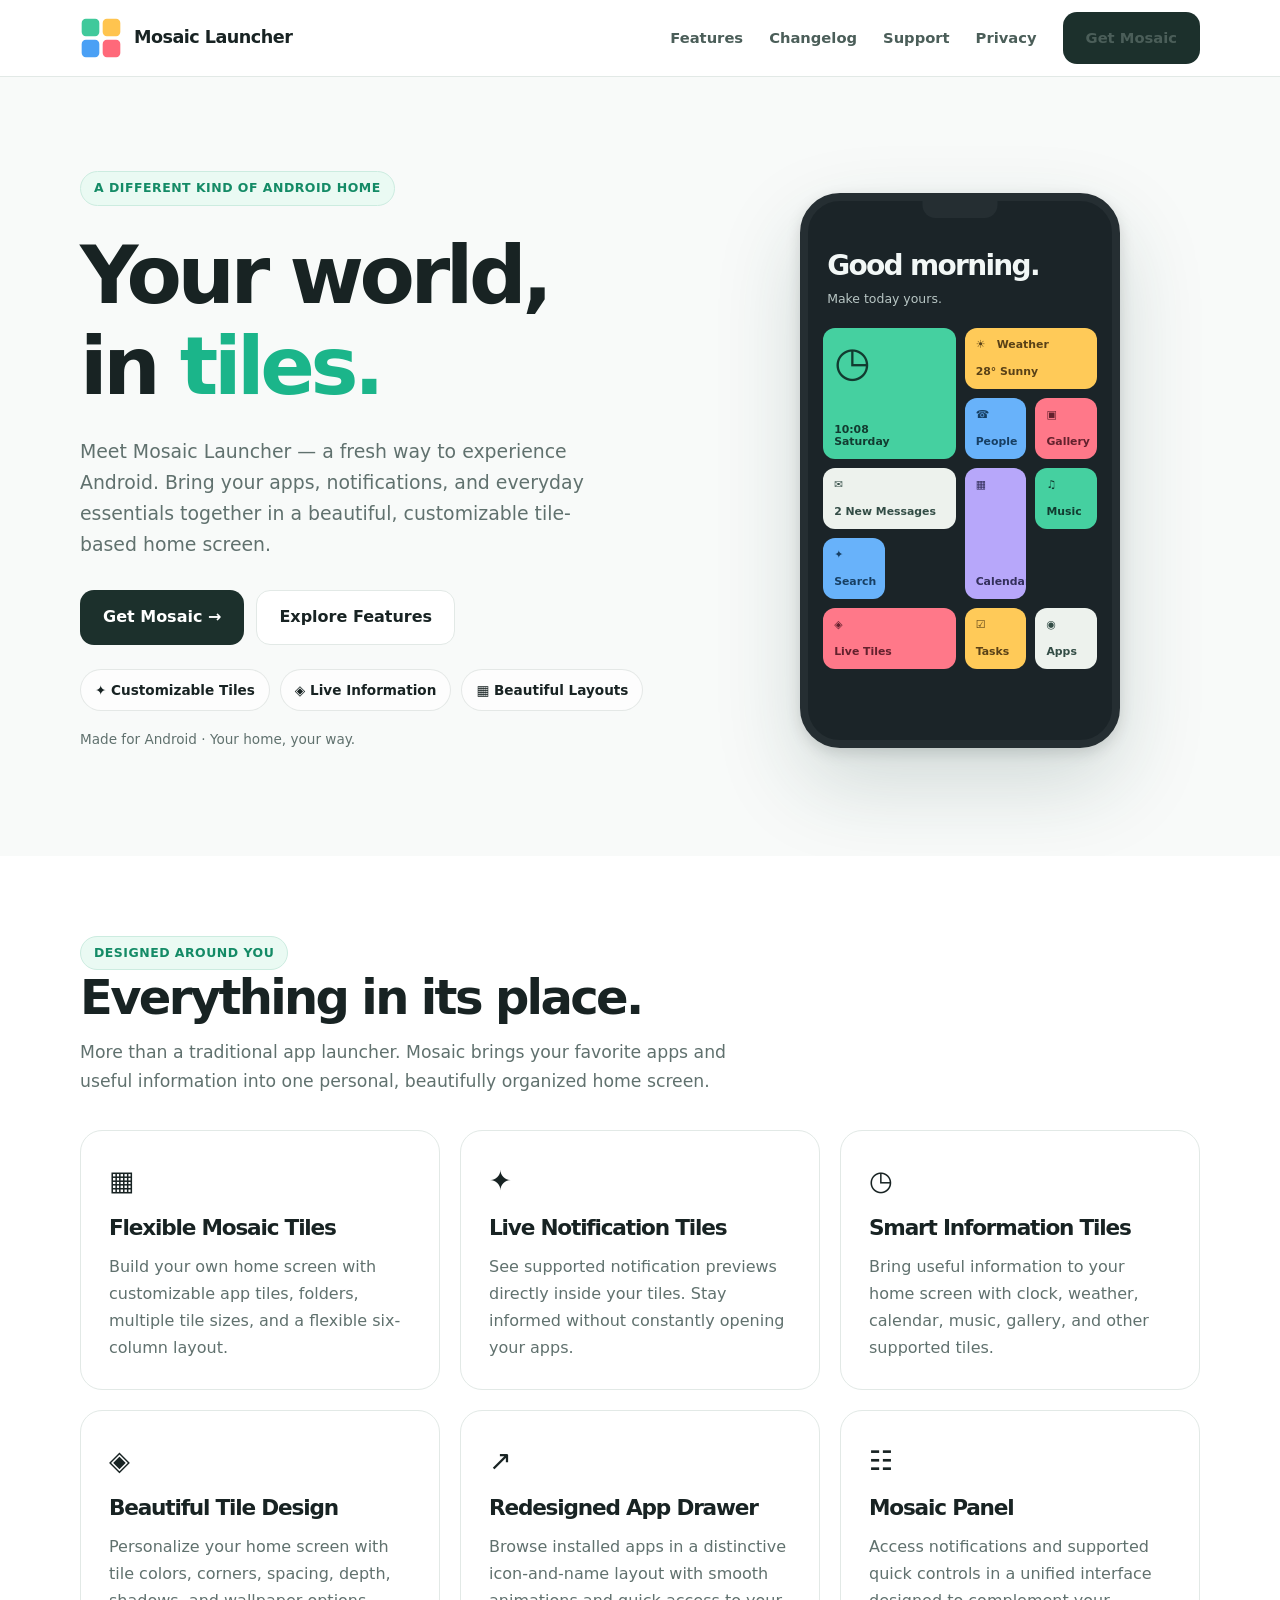
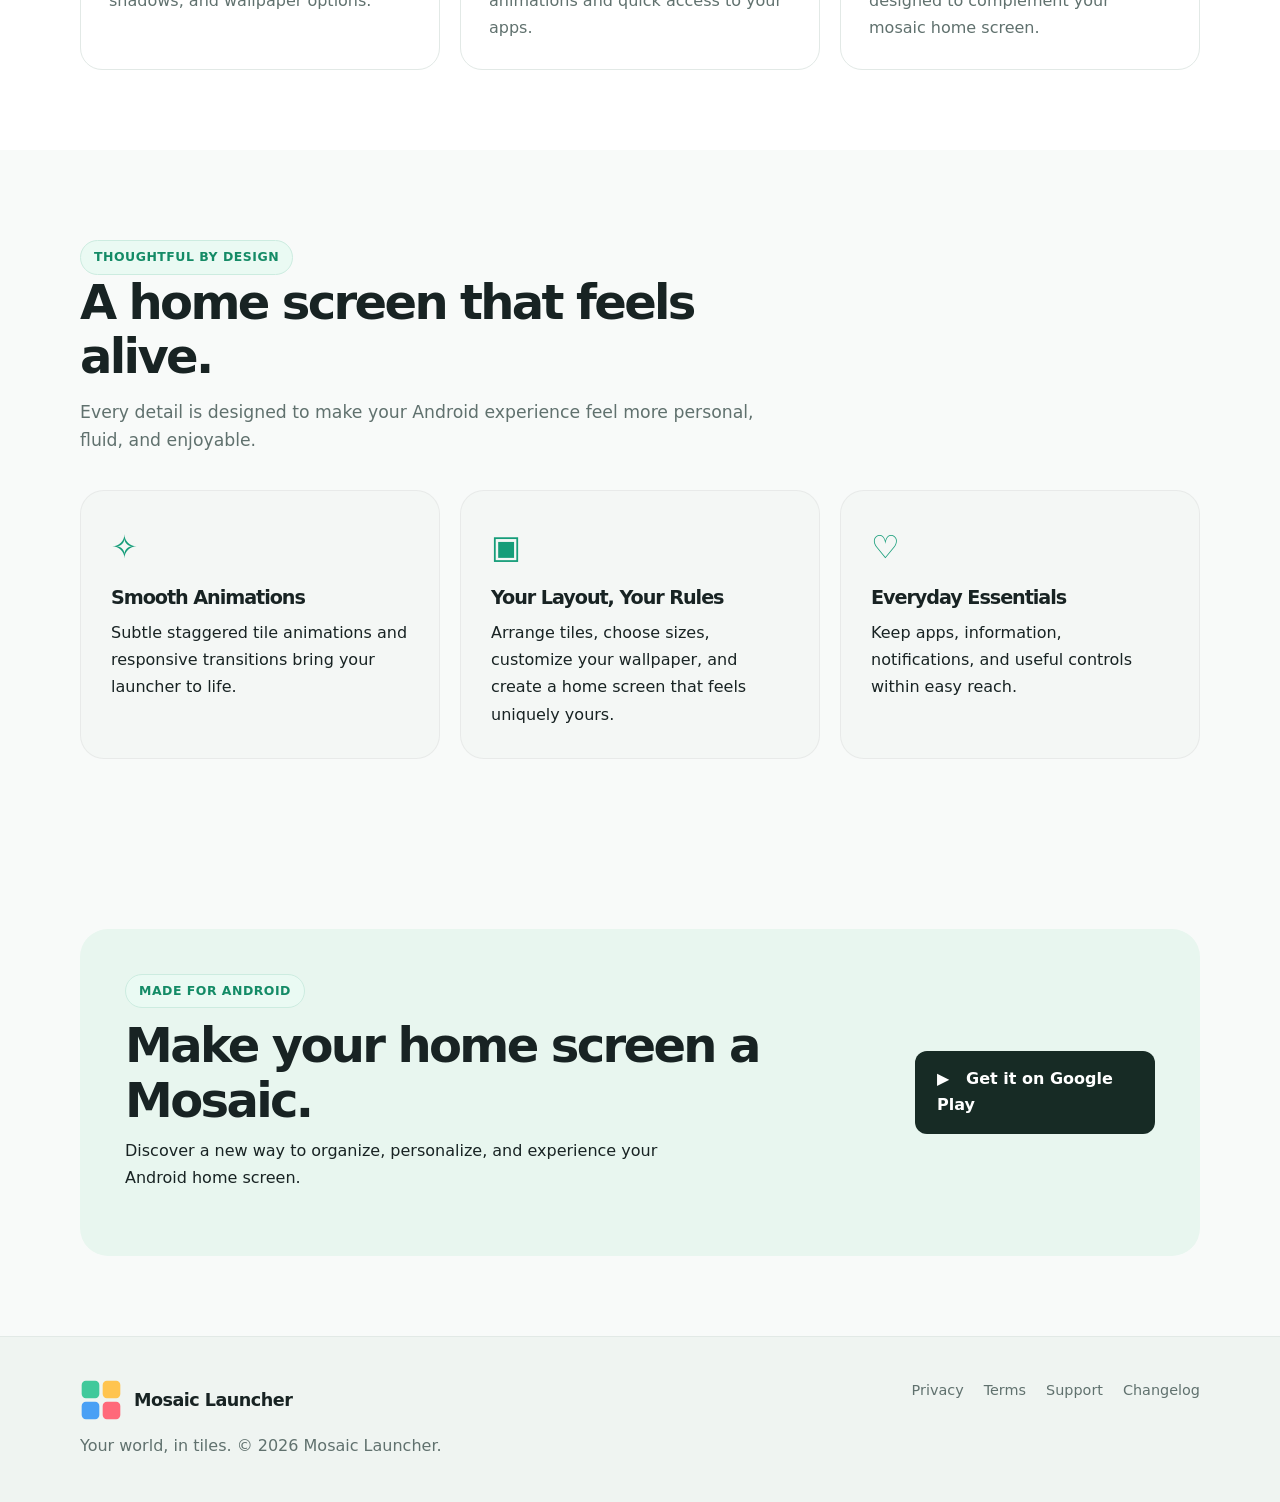
<file: index.html>
<!doctype html>
<html lang="en">
<head>
  <meta charset="utf-8">
  <meta name="viewport" content="width=device-width,initial-scale=1">
  <meta name="theme-color" content="#f8faf9">

  <meta name="description"
    content="Mosaic Launcher is a customizable tile-based Android launcher with live notification tiles, smart information, beautiful layouts, and smooth animations.">

  <meta property="og:title"
    content="Mosaic Launcher — Your world, in tiles">

  <meta property="og:description"
    content="Reimagine your Android home screen with customizable tiles, live information, and a beautiful mosaic design.">

  <meta property="og:type" content="website">

  <link rel="icon" href="favicon.svg" type="image/svg+xml">
  <link rel="stylesheet" href="css/style.css">

  <title>Mosaic Launcher — Your world, in tiles</title>

  <style>
    html {
      scroll-behavior: smooth;
    }

    .hero-copy .lead {
      max-width: 540px;
    }

    .hero-highlights {
      display: flex;
      flex-wrap: wrap;
      gap: 10px;
      margin-top: 24px;
    }

    .hero-highlights span {
      display: inline-flex;
      align-items: center;
      padding: 9px 14px;
      border: 1px solid rgba(100,120,110,.16);
      border-radius: 30px;
      background: rgba(255,255,255,.65);
      font-size: .85rem;
      font-weight: 600;
    }

    .feature .symbol {
      font-size: 1.7rem;
    }

    .section-intro {
      max-width: 700px;
    }

    .feature p {
      line-height: 1.7;
    }

    .experience-section {
      padding: 90px 0;
    }

    .experience-grid {
      display: grid;
      grid-template-columns: repeat(3,minmax(0,1fr));
      gap: 20px;
      margin-top: 35px;
    }

    .experience-card {
      padding: 30px;
      border-radius: 24px;
      background: #f4f7f5;
      border: 1px solid rgba(0,0,0,.05);
    }

    .experience-card h3 {
      margin: 14px 0 10px;
      font-size: 1.2rem;
    }

    .experience-card p {
      line-height: 1.7;
      margin: 0;
    }

    .experience-icon {
      font-size: 2rem;
      color: #159d79;
    }

    .download-banner {
      display: flex;
      justify-content: space-between;
      align-items: center;
      gap: 30px;
      padding: 45px;
      border-radius: 28px;
      background: #e8f6ef;
    }

    .download-banner h2 {
      margin: 10px 0;
    }

    .download-banner p {
      max-width: 560px;
      line-height: 1.7;
    }

    .download-actions {
      display: flex;
      gap: 12px;
      flex-wrap: wrap;
    }

    .play-button {
      display: inline-flex;
      align-items: center;
      justify-content: center;
      gap: 10px;
      padding: 15px 22px;
      border-radius: 12px;
      background: #172b25;
      color: white;
      font-weight: 700;
      text-decoration: none;
      transition: transform .2s, background .2s;
    }

    .play-button:hover {
      transform: translateY(-2px);
      background: #245344;
    }

    .play-button:focus-visible {
      outline: 3px solid #1bb58a;
      outline-offset: 3px;
    }

    .device .tile {
      transition: transform .25s ease,
                  box-shadow .25s ease;
    }

    .device .tile:hover {
      transform: translateY(-3px);
      box-shadow: 0 8px 18px rgba(0,0,0,.09);
    }

    @media (max-width: 800px) {
      .experience-grid {
        grid-template-columns: 1fr;
      }

      .experience-section {
        padding: 60px 0;
      }

      .download-banner {
        flex-direction: column;
        align-items: flex-start;
        padding: 30px;
      }
    }

    @media (prefers-reduced-motion: reduce) {
      html {
        scroll-behavior: auto;
      }

      .device .tile,
      .play-button {
        transition: none;
      }
    }
  </style>
</head>

<body>

<header class="site-header">
  <div class="wrap nav">

    <a class="brand" href="index.html">
      <img src="assets/logo.svg" alt="Mosaic logo">
      Mosaic Launcher
    </a>

    <button class="menu-toggle"
      aria-label="Toggle menu"
      aria-expanded="false">
      ☰
    </button>

    <nav class="nav-links" aria-label="Main navigation">
      <a href="#features">Features</a>
      <a href="changelog.html">Changelog</a>
      <a href="support.html">Support</a>
      <a href="privacy.html">Privacy</a>
      <a class="btn" href="#download">Get Mosaic</a>
    </nav>

  </div>
</header>

<main>

  <!-- HERO -->

  <section class="hero">
    <div class="wrap hero-layout">

      <div class="hero-copy">

        <span class="eyebrow">
          A different kind of Android home
        </span>

        <h1>
          Your world,<br>
          in <span style="color:#1bb58a">tiles.</span>
        </h1>

        <p class="lead">
          Meet Mosaic Launcher — a fresh way to experience
          Android. Bring your apps, notifications, and
          everyday essentials together in a beautiful,
          customizable tile-based home screen.
        </p>

        <div class="hero-actions">
          <a class="btn" href="#download">
            Get Mosaic →
          </a>

          <a class="btn alt" href="#features">
            Explore Features
          </a>
        </div>

        <div class="hero-highlights">
          <span>✦ Customizable Tiles</span>
          <span>◈ Live Information</span>
          <span>▦ Beautiful Layouts</span>
        </div>

        <p class="small-note">
          Made for Android · Your home, your way.
        </p>

      </div>

      <!-- MOSAIC PHONE PREVIEW -->

      <div class="device"
        role="img"
        aria-label="Illustrative Mosaic Launcher home screen">

        <div class="phone-head">
          <strong>Good morning.</strong>
          <span>Make today yours.</span>
        </div>

        <div class="tile-grid">

          <div class="tile large mint">
            <span style="font-size:2.6rem">◷</span>
            <span>
              10:08<br>
              Saturday
            </span>
          </div>

          <div class="tile wide gold">
            <span>☀ &nbsp; Weather</span>
            <span>28° Sunny</span>
          </div>

          <div class="tile blue">
            ☎
            <span>People</span>
          </div>

          <div class="tile coral">
            ▣
            <span>Gallery</span>
          </div>

          <div class="tile wide cream">
            ✉
            <span>2 New Messages</span>
          </div>

          <div class="tile tall lilac">
            ▦
            <span>Calendar</span>
          </div>

          <div class="tile mint">
            ♫
            <span>Music</span>
          </div>

          <div class="tile blue">
            ✦
            <span>Search</span>
          </div>

          <div class="tile wide coral">
            ◈
            <span>Live Tiles</span>
          </div>

          <div class="tile gold">
            ☑
            <span>Tasks</span>
          </div>

          <div class="tile cream">
            ◉
            <span>Apps</span>
          </div>

        </div>

      </div>

    </div>
  </section>

  <!-- FEATURES -->

  <section id="features" class="section alt">
    <div class="wrap">

      <div class="section-intro">
        <span class="eyebrow">
          Designed around you
        </span>

        <h2>
          Everything in its place.
        </h2>

        <p>
          More than a traditional app launcher.
          Mosaic brings your favorite apps and
          useful information into one personal,
          beautifully organized home screen.
        </p>
      </div>

      <div class="feature-grid">

        <article class="feature">
          <div class="symbol">▦</div>
          <h3>Flexible Mosaic Tiles</h3>
          <p>
            Build your own home screen with
            customizable app tiles, folders,
            multiple tile sizes, and a flexible
            six-column layout.
          </p>
        </article>

        <article class="feature">
          <div class="symbol">✦</div>
          <h3>Live Notification Tiles</h3>
          <p>
            See supported notification previews
            directly inside your tiles.
            Stay informed without constantly
            opening your apps.
          </p>
        </article>

        <article class="feature">
          <div class="symbol">◷</div>
          <h3>Smart Information Tiles</h3>
          <p>
            Bring useful information to your
            home screen with clock, weather,
            calendar, music, gallery,
            and other supported tiles.
          </p>
        </article>

        <article class="feature">
          <div class="symbol">◈</div>
          <h3>Beautiful Tile Design</h3>
          <p>
            Personalize your home screen
            with tile colors, corners,
            spacing, depth, shadows,
            and wallpaper options.
          </p>
        </article>

        <article class="feature">
          <div class="symbol">↗</div>
          <h3>Redesigned App Drawer</h3>
          <p>
            Browse installed apps in a
            distinctive icon-and-name layout
            with smooth animations and
            quick access to your apps.
          </p>
        </article>

        <article class="feature">
          <div class="symbol">☷</div>
          <h3>Mosaic Panel</h3>
          <p>
            Access notifications and
            supported quick controls
            in a unified interface
            designed to complement
            your mosaic home screen.
          </p>
        </article>

      </div>

    </div>
  </section>

  <!-- EXPERIENCE -->

  <section class="experience-section">
    <div class="wrap">

      <div class="section-intro">

        <span class="eyebrow">
          Thoughtful by design
        </span>

        <h2>
          A home screen that feels alive.
        </h2>

        <p>
          Every detail is designed to make
          your Android experience feel
          more personal, fluid, and enjoyable.
        </p>

      </div>

      <div class="experience-grid">

        <article class="experience-card">
          <div class="experience-icon">✧</div>

          <h3>Smooth Animations</h3>

          <p>
            Subtle staggered tile animations
            and responsive transitions
            bring your launcher to life.
          </p>
        </article>

        <article class="experience-card">
          <div class="experience-icon">▣</div>

          <h3>Your Layout, Your Rules</h3>

          <p>
            Arrange tiles, choose sizes,
            customize your wallpaper,
            and create a home screen
            that feels uniquely yours.
          </p>
        </article>

        <article class="experience-card">
          <div class="experience-icon">♡</div>

          <h3>Everyday Essentials</h3>

          <p>
            Keep apps, information,
            notifications, and useful
            controls within easy reach.
          </p>
        </article>

      </div>

    </div>
  </section>

  <!-- DOWNLOAD -->

  <section id="download" class="section">
    <div class="wrap">

      <div class="download-banner">

        <div>
          <span class="eyebrow">
            Made for Android
          </span>

          <h2>
            Make your home screen a Mosaic.
          </h2>

          <p>
            Discover a new way to organize,
            personalize, and experience
            your Android home screen.
          </p>
        </div>

        <div class="download-actions">

          <!-- Replace # with the published Play Store URL -->
          <a class="play-button"
             href="https://play.google.com/store/apps/details?id=dev.globin.mosaic"
             aria-label="Get Mosaic Launcher on Google Play">
            ▶ &nbsp; Get it on Google Play
          </a>

        </div>

      </div>

    </div>
  </section>

</main>

<!-- FOOTER -->

<footer class="footer">
  <div class="wrap footer-layout">

    <div>

      <a class="brand" href="index.html">
        <img src="assets/logo.svg" alt="">
        Mosaic Launcher
      </a>

      <p class="muted" style="margin:12px 0 0">
        Your world, in tiles.
        © <span data-year></span> Mosaic Launcher.
      </p>

    </div>

    <div class="footer-links">
      <a href="privacy.html">Privacy</a>
      <a href="terms.html">Terms</a>
      <a href="support.html">Support</a>
      <a href="changelog.html">Changelog</a>
    </div>

  </div>
</footer>

<script src="js/main.js"></script>

</body>
</html>
</file>
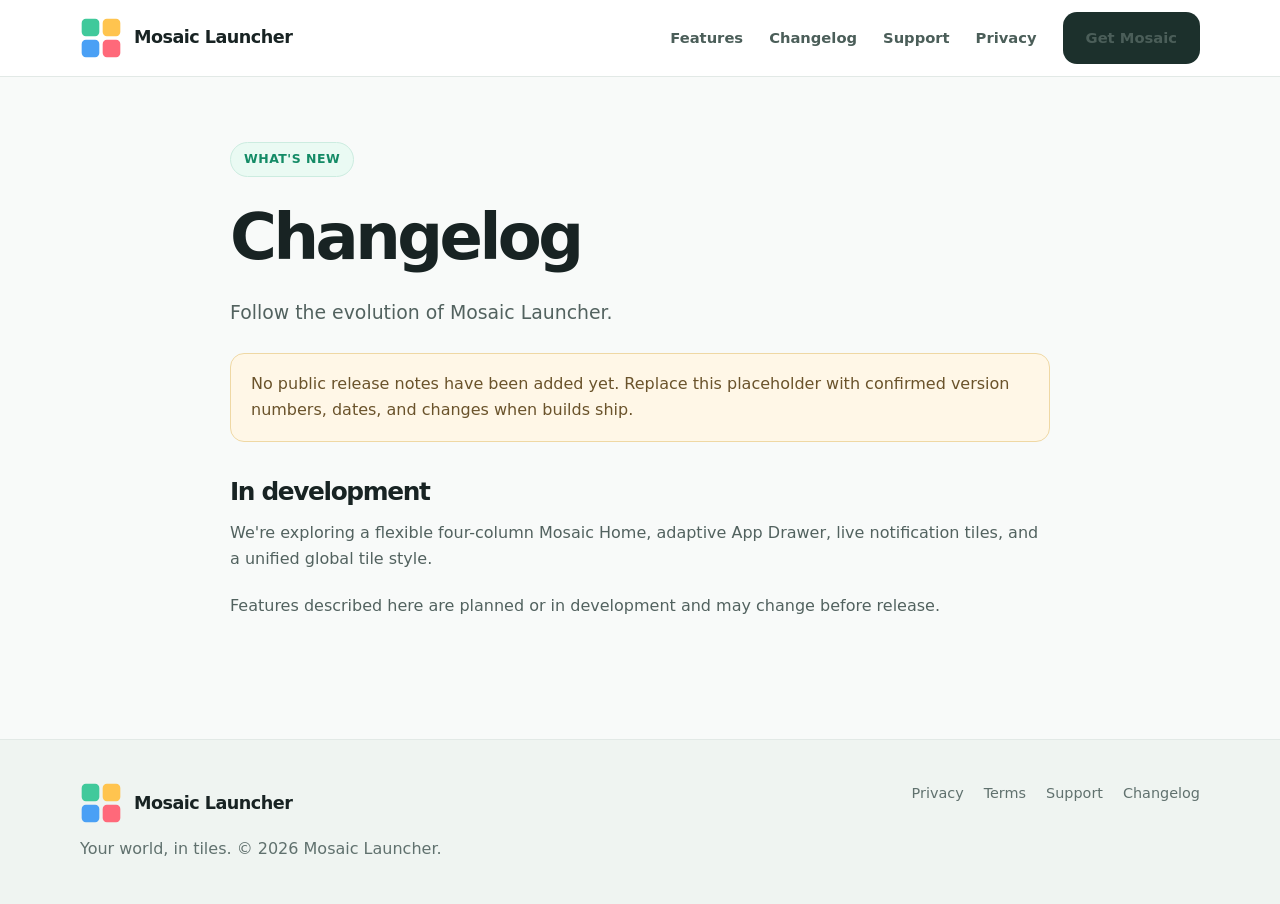
<file: changelog.html>
<!doctype html><html lang="en"><head><meta charset="utf-8"><meta name="viewport" content="width=device-width,initial-scale=1"><meta name="theme-color" content="#f8faf9"><meta name="description" content="Latest updates and release notes for Mosaic Launcher."><meta property="og:title" content="Changelog — Mosaic Launcher"><meta property="og:description" content="Latest updates and release notes for Mosaic Launcher."><meta property="og:type" content="website"><link rel="icon" href="favicon.svg" type="image/svg+xml"><link rel="stylesheet" href="css/style.css"><title>Changelog — Mosaic Launcher</title></head><body><header class="site-header"><div class="wrap nav"><a class="brand" href="index.html"><img src="assets/logo.svg" alt="Mosaic logo">Mosaic Launcher</a><button class="menu-toggle" aria-label="Toggle menu" aria-expanded="false">☰</button><nav class="nav-links" aria-label="Main navigation"><a href="index.html#features">Features</a><a href="changelog.html">Changelog</a><a href="support.html">Support</a><a href="privacy.html">Privacy</a><a class="btn" href="index.html#download">Get Mosaic</a></nav></div></header><main><div class="wrap"><article class="content"><span class="eyebrow">What's new</span><h1>Changelog</h1><p class="lead">Follow the evolution of Mosaic Launcher.</p><div class="notice">No public release notes have been added yet. Replace this placeholder with confirmed version numbers, dates, and changes when builds ship.</div><h2>In development</h2><p>We're exploring a flexible four-column Mosaic Home, adaptive App Drawer, live notification tiles, and a unified global tile style.</p><p class="muted">Features described here are planned or in development and may change before release.</p></article></div></main><footer class="footer"><div class="wrap footer-layout"><div><a class="brand" href="index.html"><img src="assets/logo.svg" alt="">Mosaic Launcher</a><p class="muted" style="margin:12px 0 0">Your world, in tiles. © <span data-year></span> Mosaic Launcher.</p></div><div class="footer-links"><a href="privacy.html">Privacy</a><a href="terms.html">Terms</a><a href="support.html">Support</a><a href="changelog.html">Changelog</a></div></div></footer><script src="js/main.js"></script></body></html>
</file>
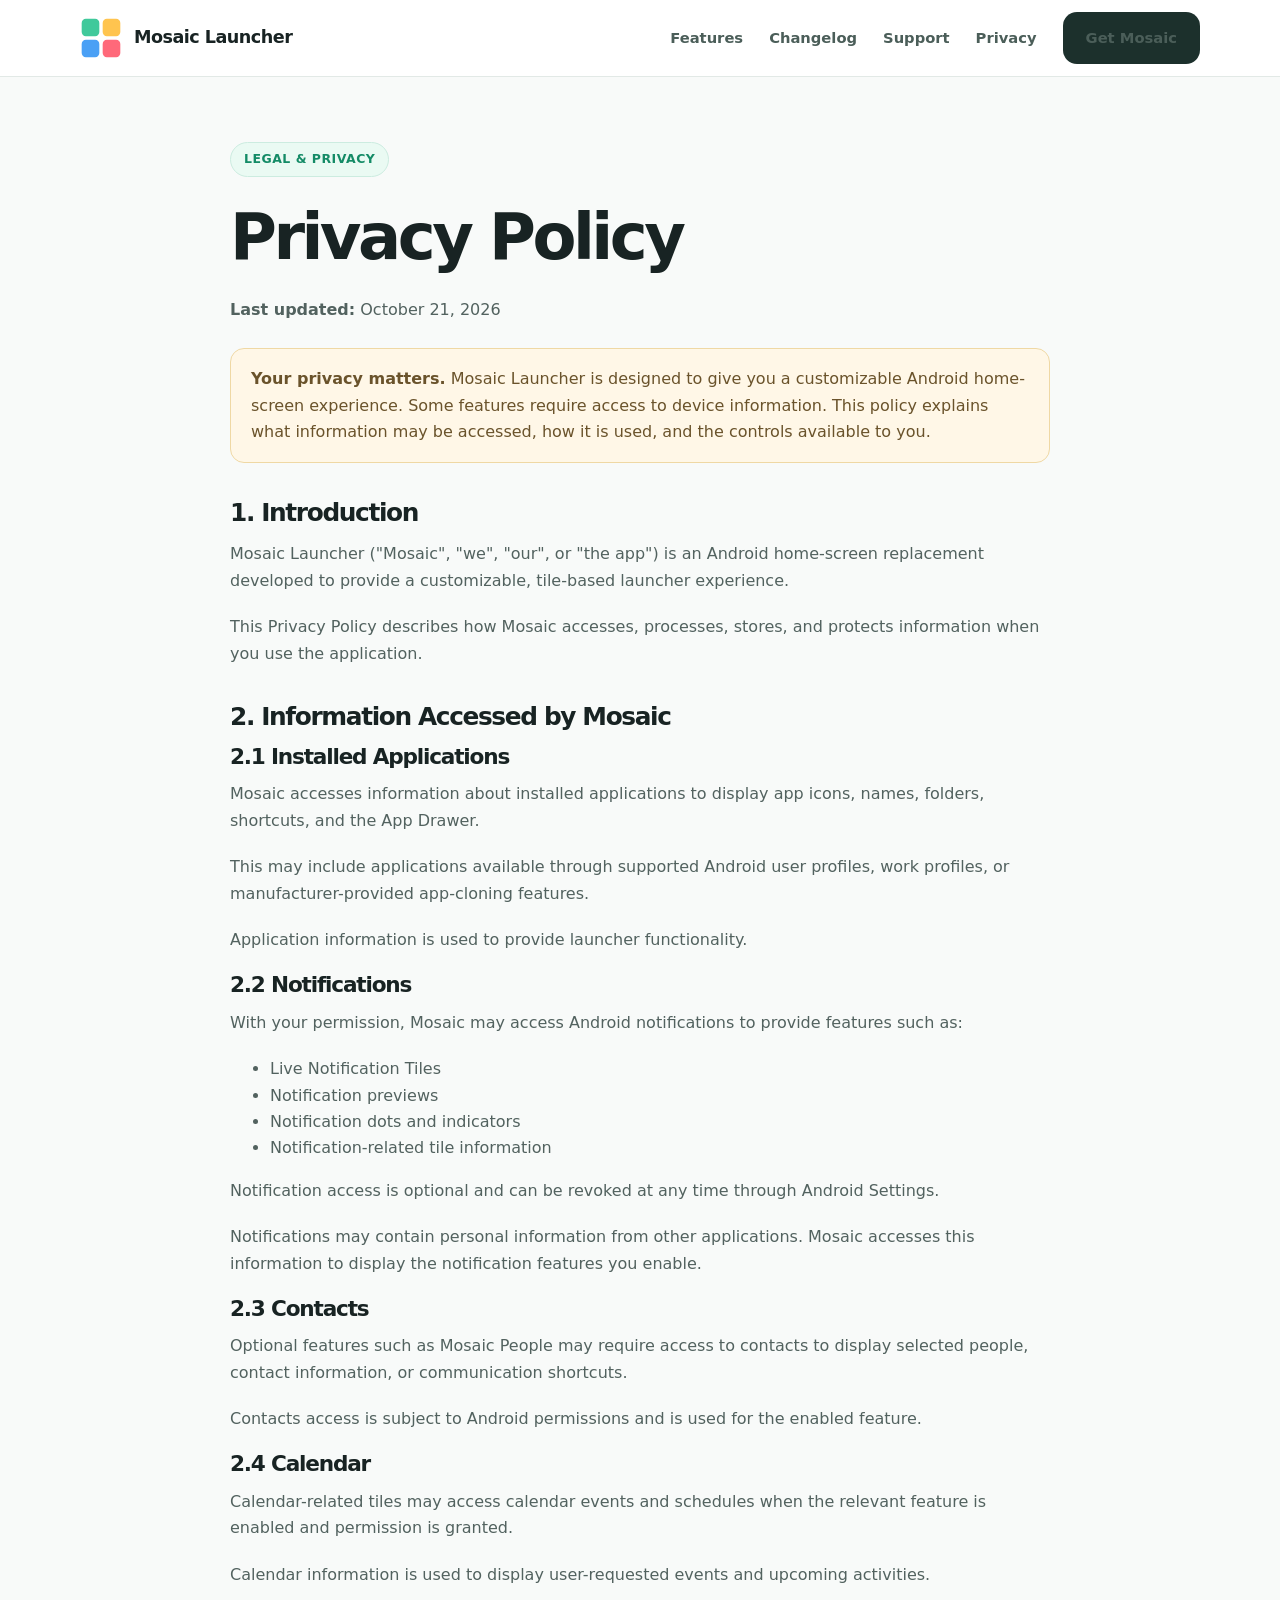
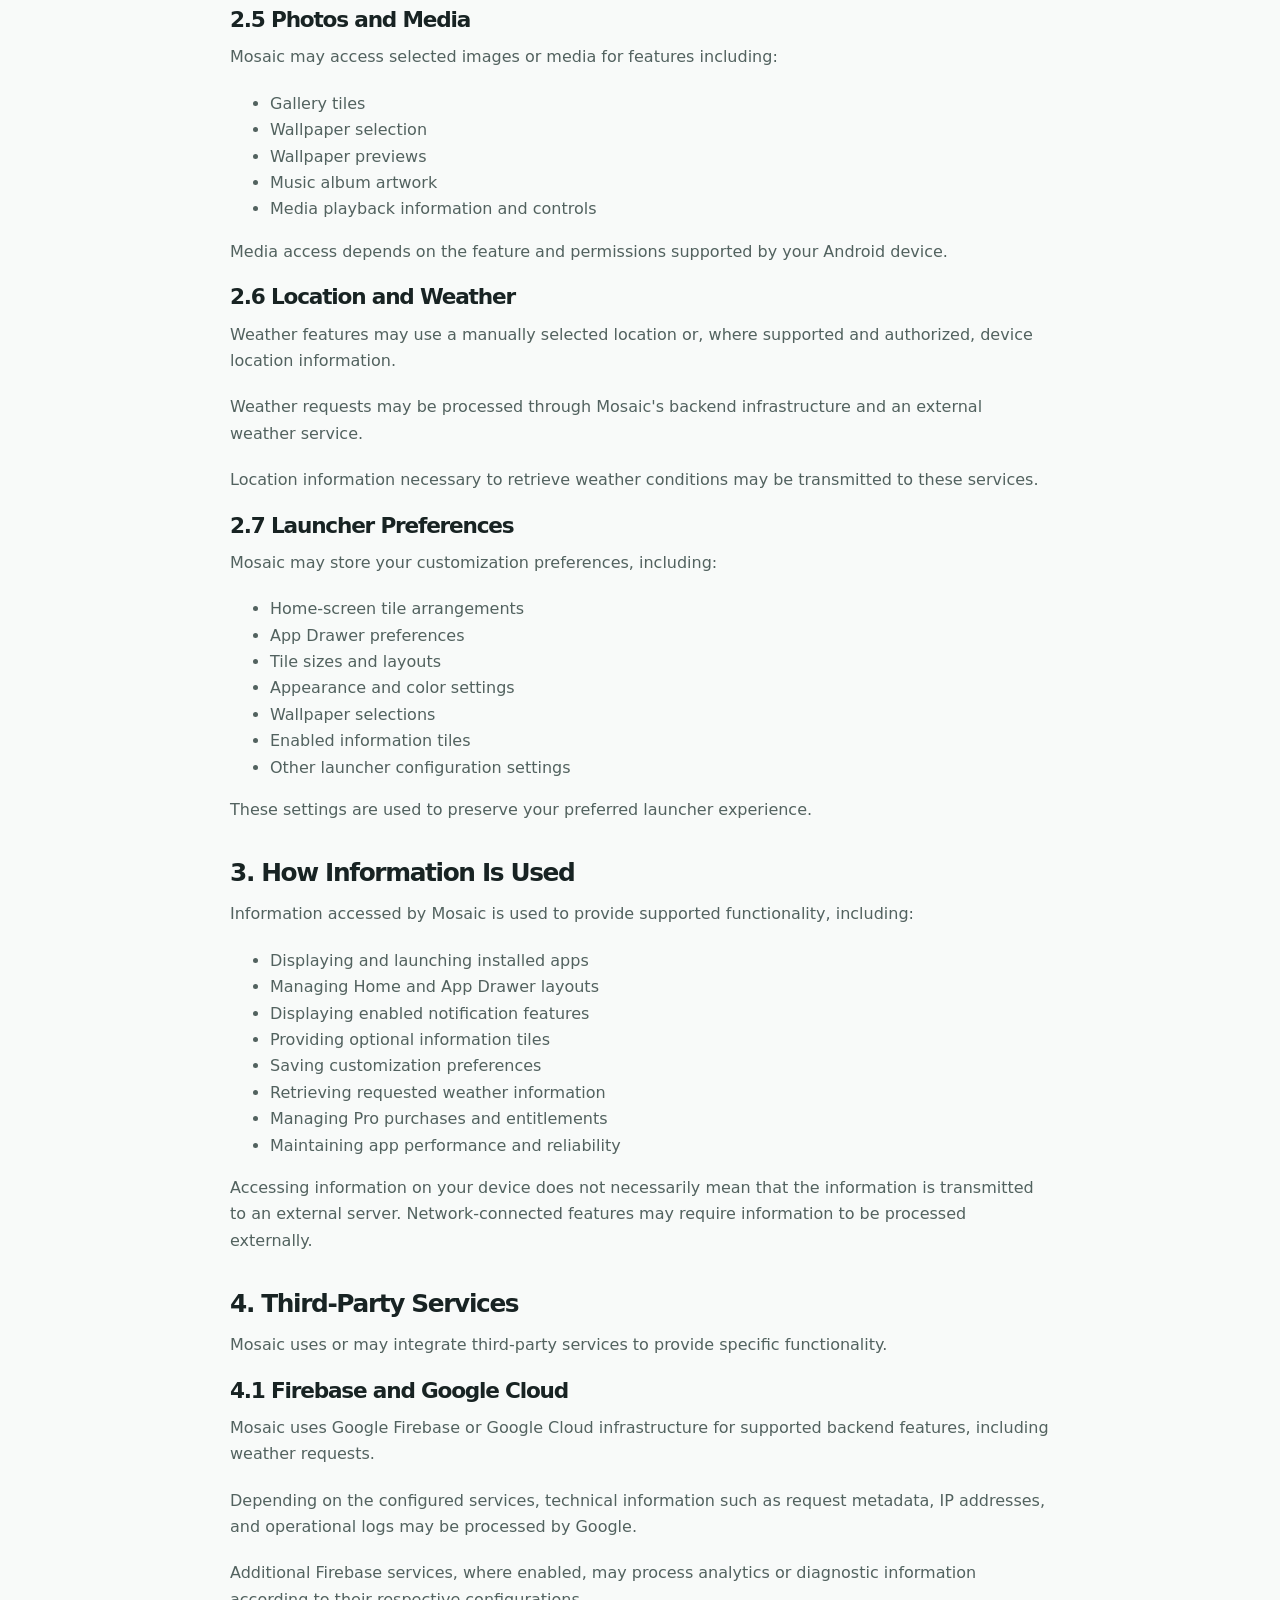
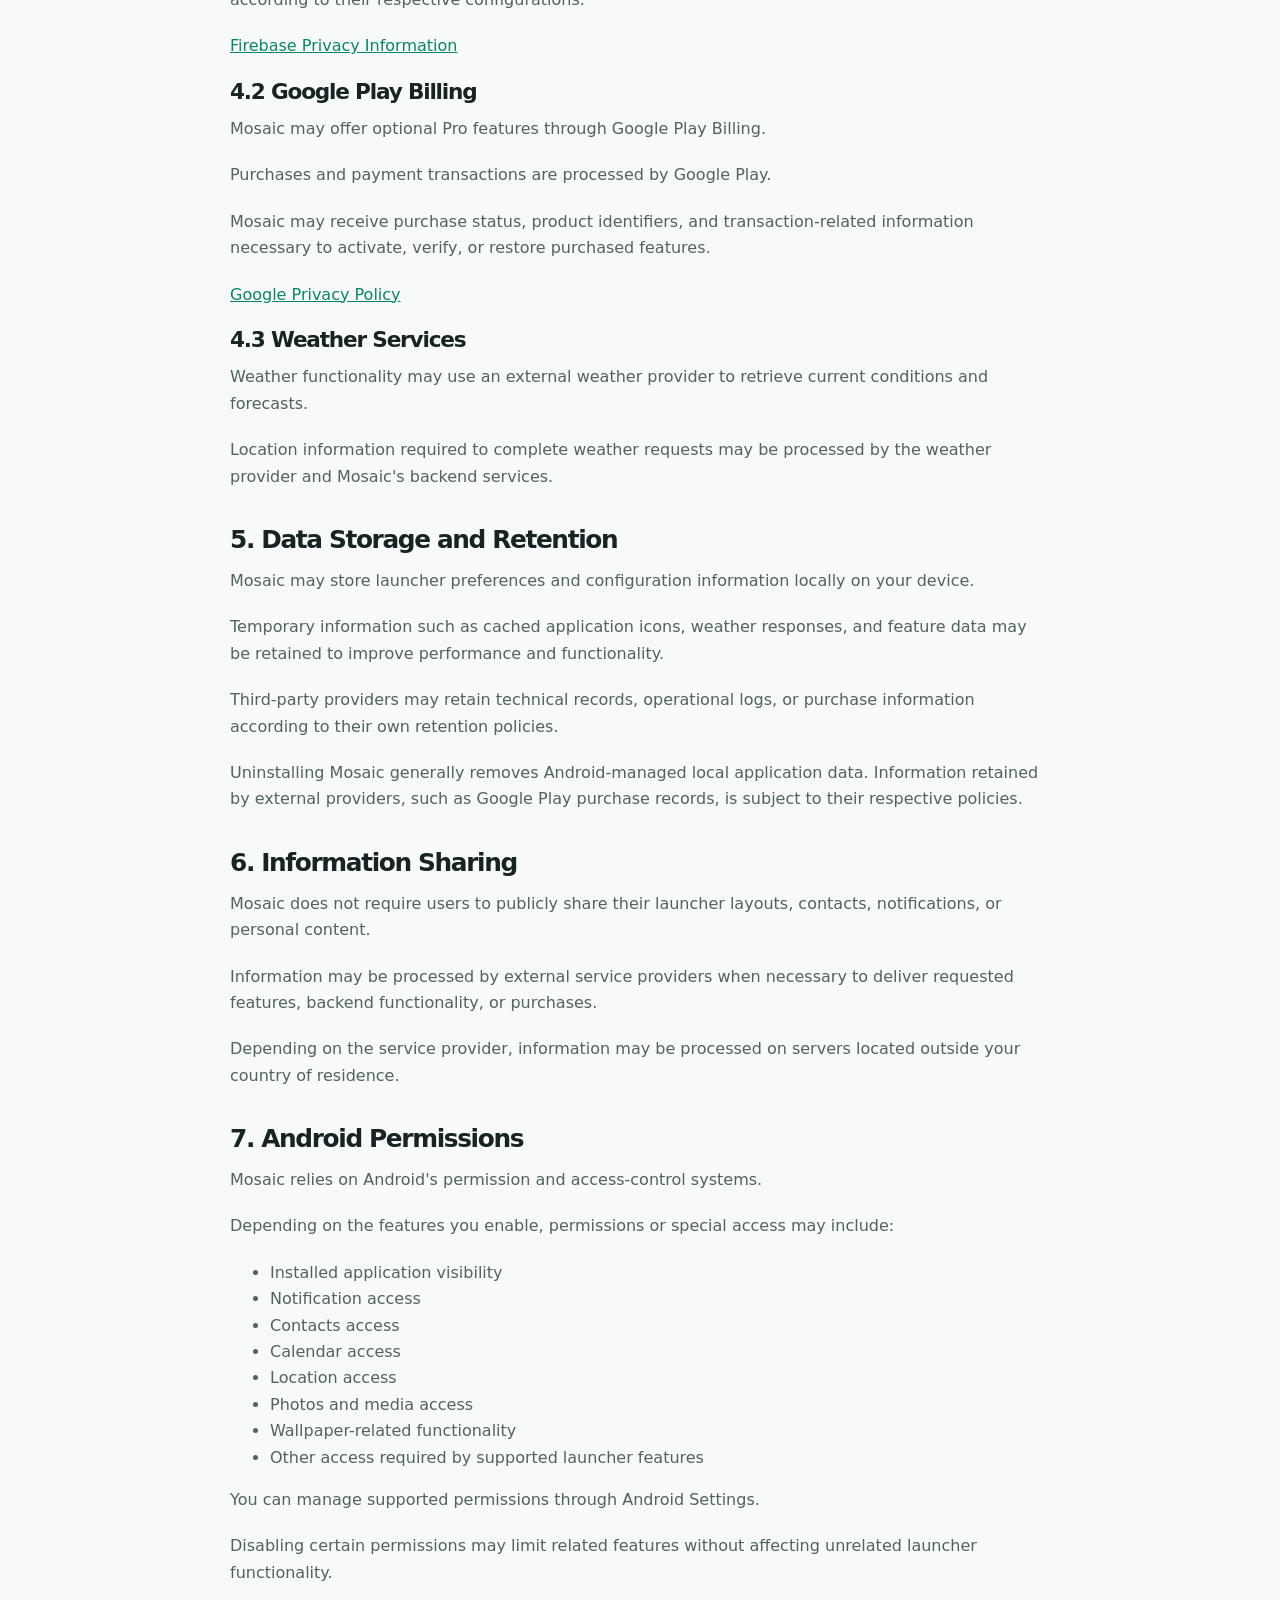
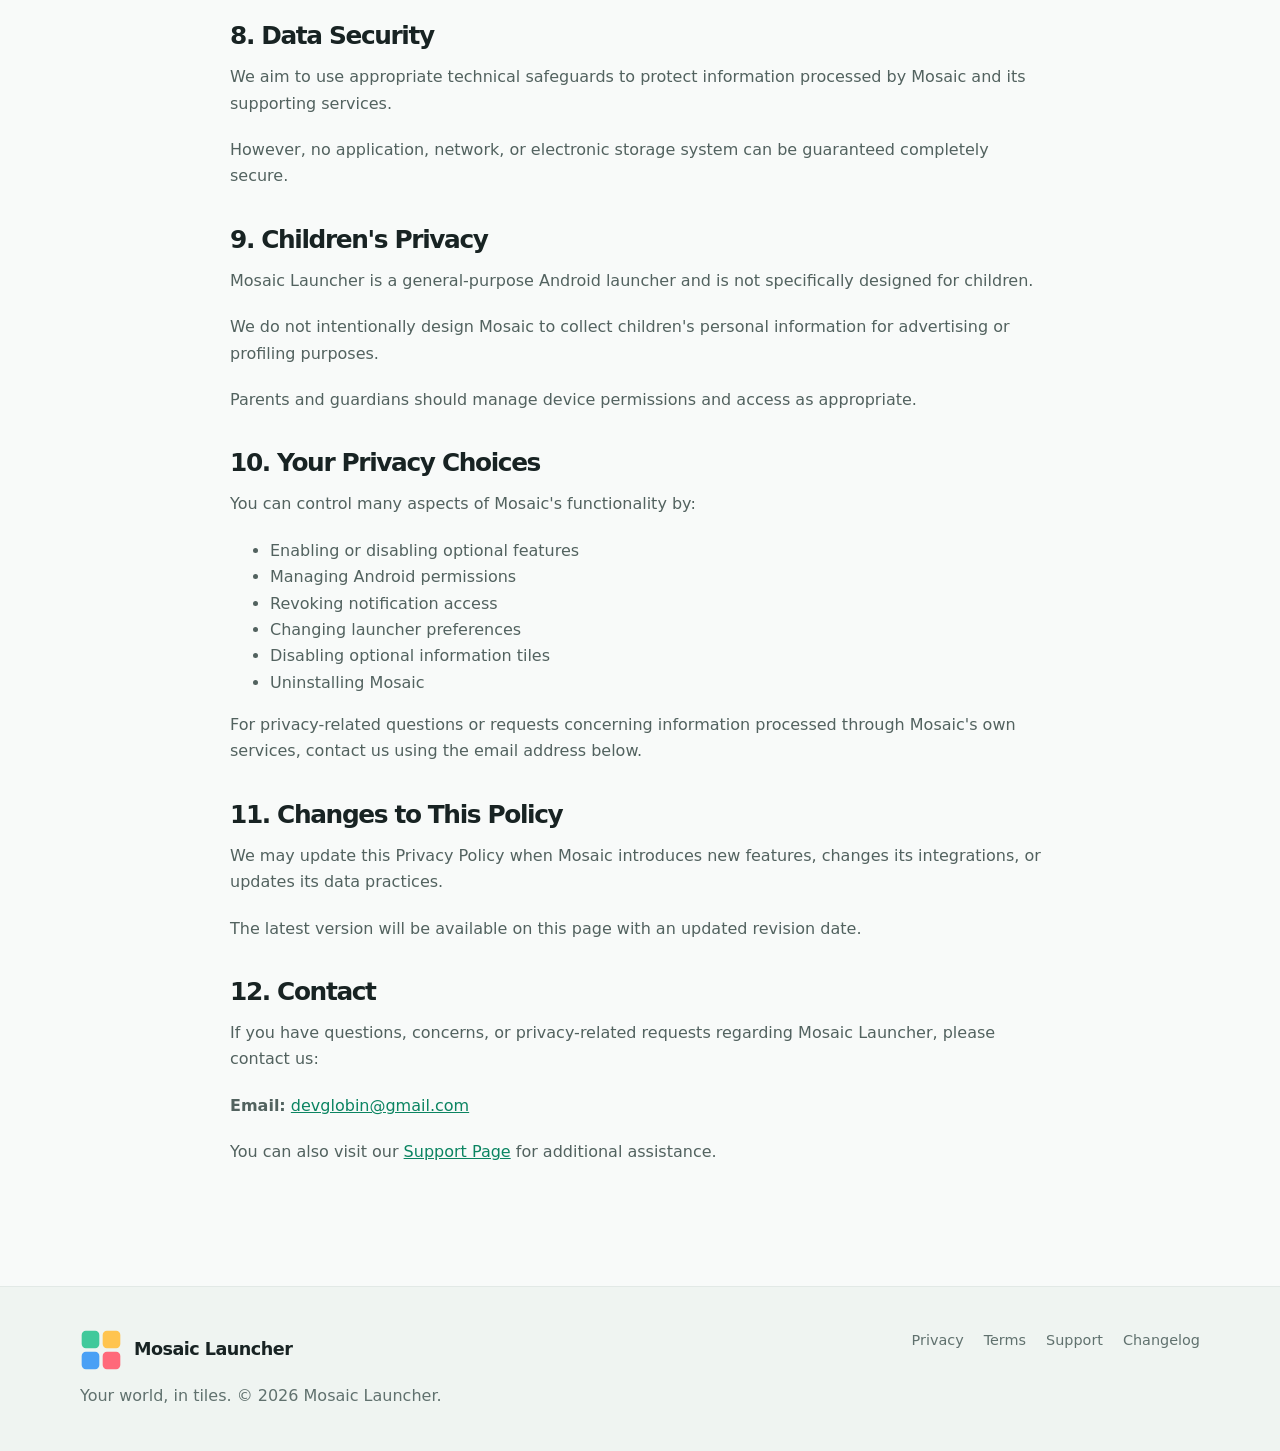
<file: privacy.html>
<!doctype html>
<html lang="en">
<head>
  <meta charset="utf-8">
  <meta name="viewport" content="width=device-width,initial-scale=1">
  <meta name="theme-color" content="#f8faf9">
  <meta name="description" content="Privacy Policy for Mosaic Launcher. Learn how we handle permissions, personal information, and app data.">
  <meta property="og:title" content="Privacy Policy — Mosaic Launcher">
  <meta property="og:description" content="Learn about privacy, permissions, and data handling in Mosaic Launcher.">
  <meta property="og:type" content="website">

  <link rel="icon" href="favicon.svg" type="image/svg+xml">
  <link rel="stylesheet" href="css/style.css">

  <title>Privacy Policy — Mosaic Launcher</title>
</head>

<body>

<header class="site-header">
  <div class="wrap nav">

    <a class="brand" href="index.html">
      <img src="assets/logo.svg" alt="Mosaic logo">
      Mosaic Launcher
    </a>

    <button
      class="menu-toggle"
      aria-label="Toggle menu"
      aria-expanded="false">
      ☰
    </button>

    <nav class="nav-links" aria-label="Main navigation">
      <a href="index.html#features">Features</a>
      <a href="changelog.html">Changelog</a>
      <a href="support.html">Support</a>
      <a href="privacy.html" aria-current="page">Privacy</a>
      <a class="btn" href="index.html#download">Get Mosaic</a>
    </nav>

  </div>
</header>

<main>
  <div class="wrap">
    <article class="content">

      <span class="eyebrow">Legal & Privacy</span>

      <h1>Privacy Policy</h1>

      <p>
        <strong>Last updated:</strong>
        October 21, 2026
      </p>

      <div class="notice">
        <strong>Your privacy matters.</strong>
        Mosaic Launcher is designed to give you a customizable
        Android home-screen experience. Some features require
        access to device information. This policy explains
        what information may be accessed, how it is used,
        and the controls available to you.
      </div>

      <h2>1. Introduction</h2>

      <p>
        Mosaic Launcher ("Mosaic", "we", "our", or "the app")
        is an Android home-screen replacement developed
        to provide a customizable, tile-based launcher experience.
      </p>

      <p>
        This Privacy Policy describes how Mosaic accesses,
        processes, stores, and protects information when
        you use the application.
      </p>

      <h2>2. Information Accessed by Mosaic</h2>

      <h3>2.1 Installed Applications</h3>

      <p>
        Mosaic accesses information about installed applications
        to display app icons, names, folders, shortcuts,
        and the App Drawer.
      </p>

      <p>
        This may include applications available through
        supported Android user profiles, work profiles,
        or manufacturer-provided app-cloning features.
      </p>

      <p>
        Application information is used to provide
        launcher functionality.
      </p>

      <h3>2.2 Notifications</h3>

      <p>
        With your permission, Mosaic may access Android
        notifications to provide features such as:
      </p>

      <ul>
        <li>Live Notification Tiles</li>
        <li>Notification previews</li>
        <li>Notification dots and indicators</li>
        <li>Notification-related tile information</li>
      </ul>

      <p>
        Notification access is optional and can be
        revoked at any time through Android Settings.
      </p>

      <p>
        Notifications may contain personal information
        from other applications. Mosaic accesses this
        information to display the notification features
        you enable.
      </p>

      <h3>2.3 Contacts</h3>

      <p>
        Optional features such as Mosaic People may
        require access to contacts to display selected
        people, contact information, or communication shortcuts.
      </p>

      <p>
        Contacts access is subject to Android permissions
        and is used for the enabled feature.
      </p>

      <h3>2.4 Calendar</h3>

      <p>
        Calendar-related tiles may access calendar events
        and schedules when the relevant feature is enabled
        and permission is granted.
      </p>

      <p>
        Calendar information is used to display
        user-requested events and upcoming activities.
      </p>

      <h3>2.5 Photos and Media</h3>

      <p>
        Mosaic may access selected images or media
        for features including:
      </p>

      <ul>
        <li>Gallery tiles</li>
        <li>Wallpaper selection</li>
        <li>Wallpaper previews</li>
        <li>Music album artwork</li>
        <li>Media playback information and controls</li>
      </ul>

      <p>
        Media access depends on the feature and
        permissions supported by your Android device.
      </p>

      <h3>2.6 Location and Weather</h3>

      <p>
        Weather features may use a manually selected
        location or, where supported and authorized,
        device location information.
      </p>

      <p>
        Weather requests may be processed through
        Mosaic's backend infrastructure and an external
        weather service.
      </p>

      <p>
        Location information necessary to retrieve
        weather conditions may be transmitted to
        these services.
      </p>

      <h3>2.7 Launcher Preferences</h3>

      <p>
        Mosaic may store your customization preferences,
        including:
      </p>

      <ul>
        <li>Home-screen tile arrangements</li>
        <li>App Drawer preferences</li>
        <li>Tile sizes and layouts</li>
        <li>Appearance and color settings</li>
        <li>Wallpaper selections</li>
        <li>Enabled information tiles</li>
        <li>Other launcher configuration settings</li>
      </ul>

      <p>
        These settings are used to preserve your
        preferred launcher experience.
      </p>

      <h2>3. How Information Is Used</h2>

      <p>
        Information accessed by Mosaic is used
        to provide supported functionality,
        including:
      </p>

      <ul>
        <li>Displaying and launching installed apps</li>
        <li>Managing Home and App Drawer layouts</li>
        <li>Displaying enabled notification features</li>
        <li>Providing optional information tiles</li>
        <li>Saving customization preferences</li>
        <li>Retrieving requested weather information</li>
        <li>Managing Pro purchases and entitlements</li>
        <li>Maintaining app performance and reliability</li>
      </ul>

      <p>
        Accessing information on your device does
        not necessarily mean that the information
        is transmitted to an external server.
        Network-connected features may require
        information to be processed externally.
      </p>

      <h2>4. Third-Party Services</h2>

      <p>
        Mosaic uses or may integrate third-party
        services to provide specific functionality.
      </p>

      <h3>4.1 Firebase and Google Cloud</h3>

      <p>
        Mosaic uses Google Firebase or Google Cloud
        infrastructure for supported backend features,
        including weather requests.
      </p>

      <p>
        Depending on the configured services,
        technical information such as request metadata,
        IP addresses, and operational logs may
        be processed by Google.
      </p>

      <p>
        Additional Firebase services, where enabled,
        may process analytics or diagnostic information
        according to their respective configurations.
      </p>

      <p>
        <a
          href="https://firebase.google.com/support/privacy"
          target="_blank"
          rel="noopener noreferrer">
          Firebase Privacy Information
        </a>
      </p>

      <h3>4.2 Google Play Billing</h3>

      <p>
        Mosaic may offer optional Pro features
        through Google Play Billing.
      </p>

      <p>
        Purchases and payment transactions
        are processed by Google Play.
      </p>

      <p>
        Mosaic may receive purchase status,
        product identifiers, and transaction-related
        information necessary to activate,
        verify, or restore purchased features.
      </p>

      <p>
        <a
          href="https://policies.google.com/privacy"
          target="_blank"
          rel="noopener noreferrer">
          Google Privacy Policy
        </a>
      </p>

      <h3>4.3 Weather Services</h3>

      <p>
        Weather functionality may use an external
        weather provider to retrieve current
        conditions and forecasts.
      </p>

      <p>
        Location information required to complete
        weather requests may be processed by the
        weather provider and Mosaic's backend services.
      </p>

      <h2>5. Data Storage and Retention</h2>

      <p>
        Mosaic may store launcher preferences
        and configuration information locally
        on your device.
      </p>

      <p>
        Temporary information such as cached
        application icons, weather responses,
        and feature data may be retained to
        improve performance and functionality.
      </p>

      <p>
        Third-party providers may retain technical
        records, operational logs, or purchase
        information according to their own
        retention policies.
      </p>

      <p>
        Uninstalling Mosaic generally removes
        Android-managed local application data.
        Information retained by external providers,
        such as Google Play purchase records,
        is subject to their respective policies.
      </p>

      <h2>6. Information Sharing</h2>

      <p>
        Mosaic does not require users to publicly
        share their launcher layouts, contacts,
        notifications, or personal content.
      </p>

      <p>
        Information may be processed by external
        service providers when necessary to
        deliver requested features, backend
        functionality, or purchases.
      </p>

      <p>
        Depending on the service provider,
        information may be processed on servers
        located outside your country of residence.
      </p>

      <h2>7. Android Permissions</h2>

      <p>
        Mosaic relies on Android's permission
        and access-control systems.
      </p>

      <p>
        Depending on the features you enable,
        permissions or special access may include:
      </p>

      <ul>
        <li>Installed application visibility</li>
        <li>Notification access</li>
        <li>Contacts access</li>
        <li>Calendar access</li>
        <li>Location access</li>
        <li>Photos and media access</li>
        <li>Wallpaper-related functionality</li>
        <li>Other access required by supported launcher features</li>
      </ul>

      <p>
        You can manage supported permissions
        through Android Settings.
      </p>

      <p>
        Disabling certain permissions may limit
        related features without affecting
        unrelated launcher functionality.
      </p>

      <h2>8. Data Security</h2>

      <p>
        We aim to use appropriate technical
        safeguards to protect information
        processed by Mosaic and its supporting
        services.
      </p>

      <p>
        However, no application, network,
        or electronic storage system can
        be guaranteed completely secure.
      </p>

      <h2>9. Children's Privacy</h2>

      <p>
        Mosaic Launcher is a general-purpose
        Android launcher and is not specifically
        designed for children.
      </p>

      <p>
        We do not intentionally design Mosaic
        to collect children's personal information
        for advertising or profiling purposes.
      </p>

      <p>
        Parents and guardians should manage
        device permissions and access as appropriate.
      </p>

      <h2>10. Your Privacy Choices</h2>

      <p>
        You can control many aspects of
        Mosaic's functionality by:
      </p>

      <ul>
        <li>Enabling or disabling optional features</li>
        <li>Managing Android permissions</li>
        <li>Revoking notification access</li>
        <li>Changing launcher preferences</li>
        <li>Disabling optional information tiles</li>
        <li>Uninstalling Mosaic</li>
      </ul>

      <p>
        For privacy-related questions or requests
        concerning information processed through
        Mosaic's own services, contact us using
        the email address below.
      </p>

      <h2>11. Changes to This Policy</h2>

      <p>
        We may update this Privacy Policy
        when Mosaic introduces new features,
        changes its integrations, or updates
        its data practices.
      </p>

      <p>
        The latest version will be available
        on this page with an updated revision date.
      </p>

      <h2>12. Contact</h2>

      <p>
        If you have questions, concerns,
        or privacy-related requests regarding
        Mosaic Launcher, please contact us:
      </p>

      <p>
        <strong>Email:</strong>
        <a href="mailto:devglobin@gmail.com">
          devglobin@gmail.com
        </a>
      </p>

      <p>
        You can also visit our
        <a href="support.html">Support Page</a>
        for additional assistance.
      </p>

    </article>
  </div>
</main>

<footer class="footer">
  <div class="wrap footer-layout">

    <div>
      <a class="brand" href="index.html">
        <img src="assets/logo.svg" alt="">
        Mosaic Launcher
      </a>

      <p class="muted" style="margin:12px 0 0">
        Your world, in tiles.
        © <span data-year></span> Mosaic Launcher.
      </p>
    </div>

    <div class="footer-links">
      <a href="privacy.html">Privacy</a>
      <a href="terms.html">Terms</a>
      <a href="support.html">Support</a>
      <a href="changelog.html">Changelog</a>
    </div>

  </div>
</footer>

<script src="js/main.js"></script>

</body>
</html>
</file>
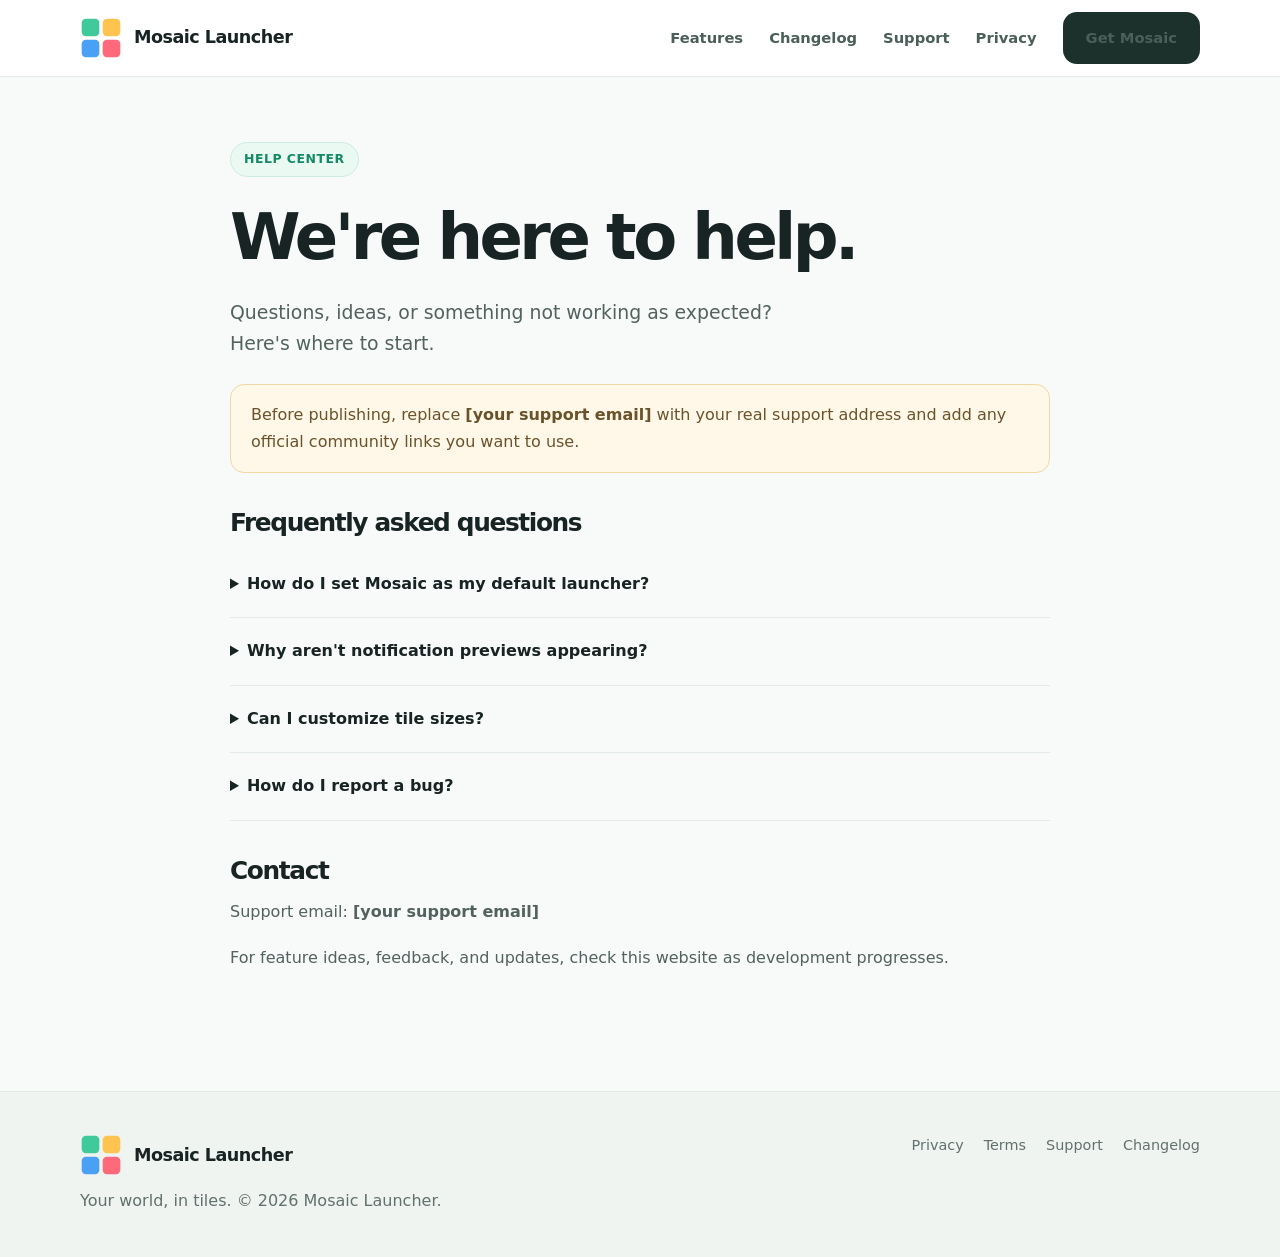
<file: support.html>
<!doctype html><html lang="en"><head><meta charset="utf-8"><meta name="viewport" content="width=device-width,initial-scale=1"><meta name="theme-color" content="#f8faf9"><meta name="description" content="Find answers and get help with Mosaic Launcher."><meta property="og:title" content="Support — Mosaic Launcher"><meta property="og:description" content="Find answers and get help with Mosaic Launcher."><meta property="og:type" content="website"><link rel="icon" href="favicon.svg" type="image/svg+xml"><link rel="stylesheet" href="css/style.css"><title>Support — Mosaic Launcher</title></head><body><header class="site-header"><div class="wrap nav"><a class="brand" href="index.html"><img src="assets/logo.svg" alt="Mosaic logo">Mosaic Launcher</a><button class="menu-toggle" aria-label="Toggle menu" aria-expanded="false">☰</button><nav class="nav-links" aria-label="Main navigation"><a href="index.html#features">Features</a><a href="changelog.html">Changelog</a><a href="support.html">Support</a><a href="privacy.html">Privacy</a><a class="btn" href="index.html#download">Get Mosaic</a></nav></div></header><main><div class="wrap"><article class="content"><span class="eyebrow">Help center</span><h1>We're here to help.</h1><p class="lead">Questions, ideas, or something not working as expected? Here's where to start.</p><div class="notice">Before publishing, replace <strong>[your support email]</strong> with your real support address and add any official community links you want to use.</div><h2>Frequently asked questions</h2><details class="faq"><summary>How do I set Mosaic as my default launcher?</summary><p>Open Android Settings → Apps → Default apps → Home app, then select Mosaic Launcher. The exact path varies by device.</p></details><details class="faq"><summary>Why aren't notification previews appearing?</summary><p>Check notification access in Android Settings and ensure notifications are enabled for the relevant apps. Available behavior can vary by device and Android version.</p></details><details class="faq"><summary>Can I customize tile sizes?</summary><p>Mosaic is designed around a four-column grid with different tile sizes. Available controls depend on the installed version.</p></details><details class="faq"><summary>How do I report a bug?</summary><p>Email <strong>[your support email]</strong> with your device model, Android version, app version, and steps to reproduce. Avoid including private notification content or sensitive information.</p></details><h2>Contact</h2><p>Support email: <strong>[your support email]</strong></p><p>For feature ideas, feedback, and updates, check this website as development progresses.</p></article></div></main><footer class="footer"><div class="wrap footer-layout"><div><a class="brand" href="index.html"><img src="assets/logo.svg" alt="">Mosaic Launcher</a><p class="muted" style="margin:12px 0 0">Your world, in tiles. © <span data-year></span> Mosaic Launcher.</p></div><div class="footer-links"><a href="privacy.html">Privacy</a><a href="terms.html">Terms</a><a href="support.html">Support</a><a href="changelog.html">Changelog</a></div></div></footer><script src="js/main.js"></script></body></html>
</file>
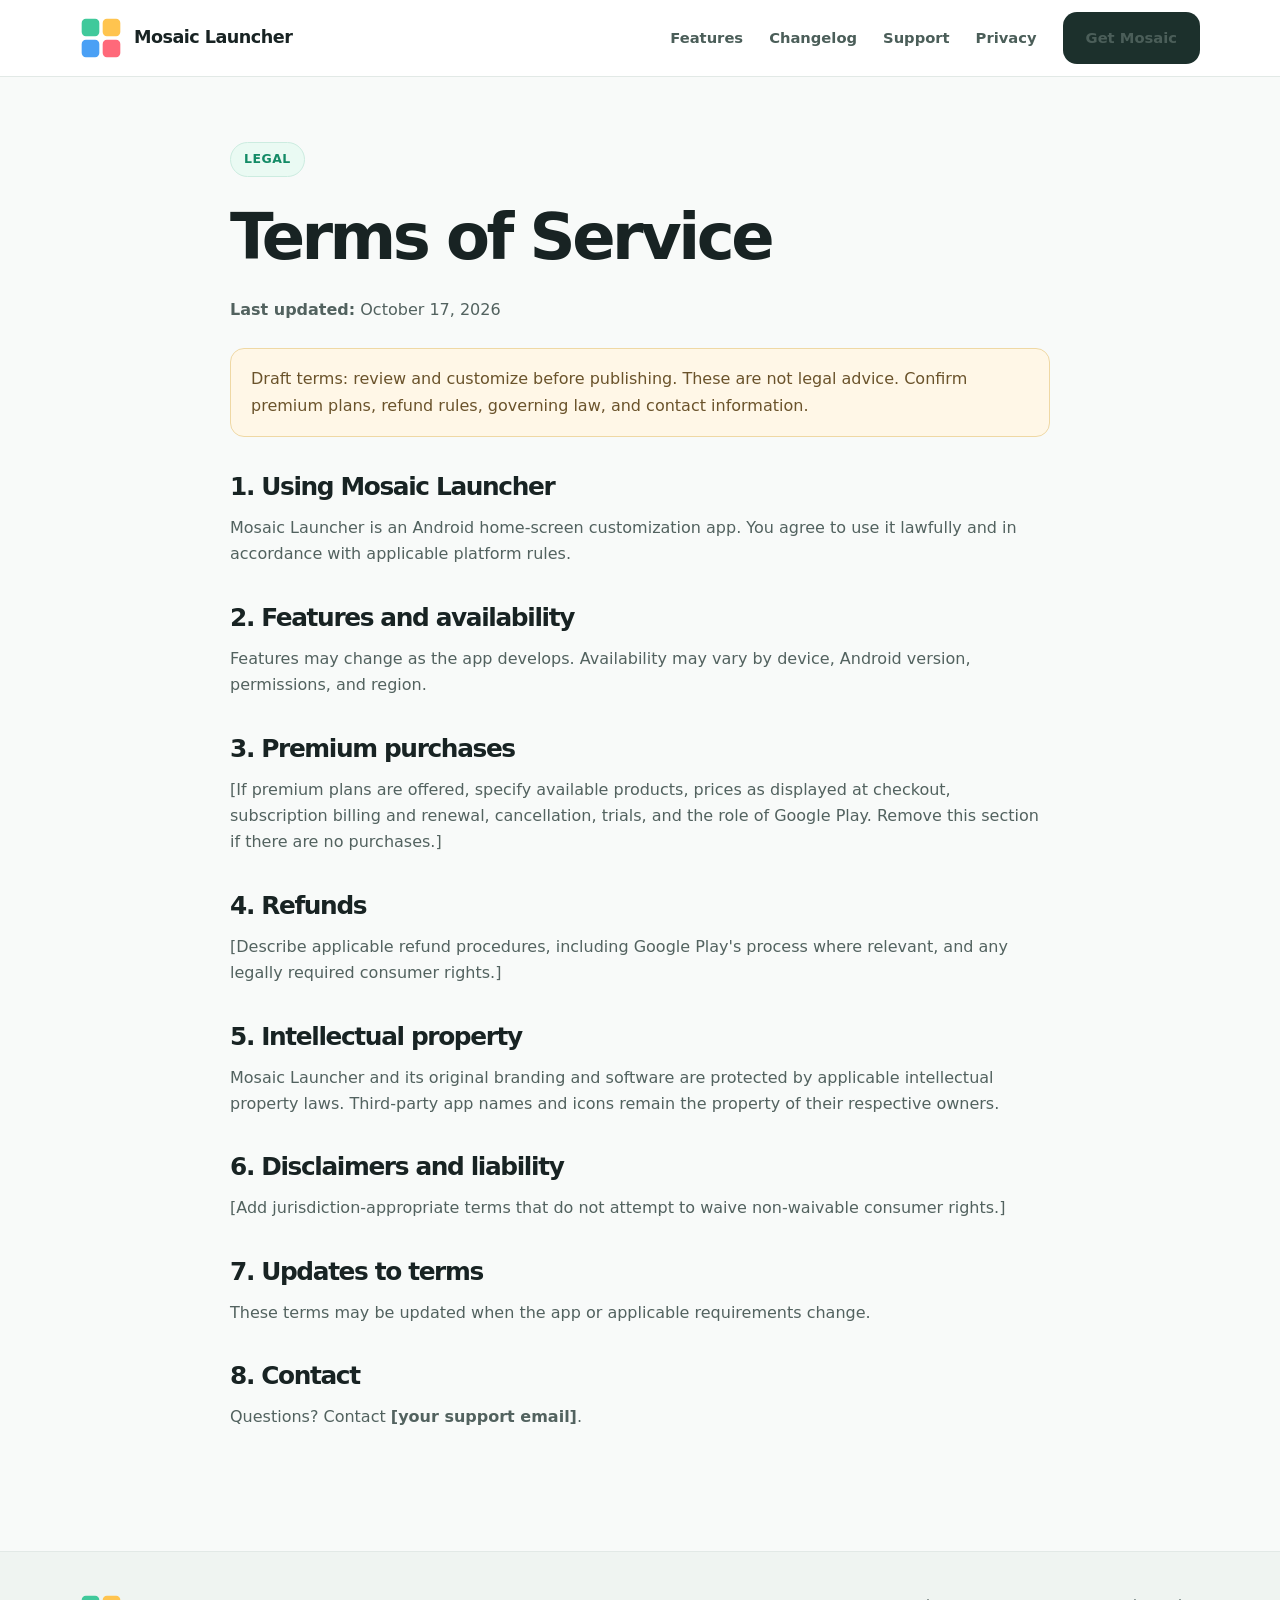
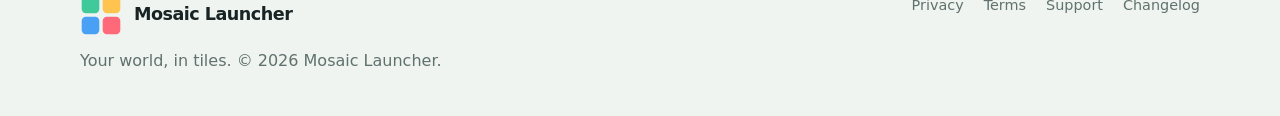
<file: terms.html>
<!doctype html><html lang="en"><head><meta charset="utf-8"><meta name="viewport" content="width=device-width,initial-scale=1"><meta name="theme-color" content="#f8faf9"><meta name="description" content="Terms and conditions for using Mosaic Launcher."><meta property="og:title" content="Terms of Service — Mosaic Launcher"><meta property="og:description" content="Terms and conditions for using Mosaic Launcher."><meta property="og:type" content="website"><link rel="icon" href="favicon.svg" type="image/svg+xml"><link rel="stylesheet" href="css/style.css"><title>Terms of Service — Mosaic Launcher</title></head><body><header class="site-header"><div class="wrap nav"><a class="brand" href="index.html"><img src="assets/logo.svg" alt="Mosaic logo">Mosaic Launcher</a><button class="menu-toggle" aria-label="Toggle menu" aria-expanded="false">☰</button><nav class="nav-links" aria-label="Main navigation"><a href="index.html#features">Features</a><a href="changelog.html">Changelog</a><a href="support.html">Support</a><a href="privacy.html">Privacy</a><a class="btn" href="index.html#download">Get Mosaic</a></nav></div></header><main><div class="wrap"><article class="content"><span class="eyebrow">Legal</span><h1>Terms of Service</h1><p><strong>Last updated:</strong> October 17, 2026</p><div class="notice">Draft terms: review and customize before publishing. These are not legal advice. Confirm premium plans, refund rules, governing law, and contact information.</div><h2>1. Using Mosaic Launcher</h2><p>Mosaic Launcher is an Android home-screen customization app. You agree to use it lawfully and in accordance with applicable platform rules.</p><h2>2. Features and availability</h2><p>Features may change as the app develops. Availability may vary by device, Android version, permissions, and region.</p><h2>3. Premium purchases</h2><p>[If premium plans are offered, specify available products, prices as displayed at checkout, subscription billing and renewal, cancellation, trials, and the role of Google Play. Remove this section if there are no purchases.]</p><h2>4. Refunds</h2><p>[Describe applicable refund procedures, including Google Play's process where relevant, and any legally required consumer rights.]</p><h2>5. Intellectual property</h2><p>Mosaic Launcher and its original branding and software are protected by applicable intellectual property laws. Third-party app names and icons remain the property of their respective owners.</p><h2>6. Disclaimers and liability</h2><p>[Add jurisdiction-appropriate terms that do not attempt to waive non-waivable consumer rights.]</p><h2>7. Updates to terms</h2><p>These terms may be updated when the app or applicable requirements change.</p><h2>8. Contact</h2><p>Questions? Contact <strong>[your support email]</strong>.</p></article></div></main><footer class="footer"><div class="wrap footer-layout"><div><a class="brand" href="index.html"><img src="assets/logo.svg" alt="">Mosaic Launcher</a><p class="muted" style="margin:12px 0 0">Your world, in tiles. © <span data-year></span> Mosaic Launcher.</p></div><div class="footer-links"><a href="privacy.html">Privacy</a><a href="terms.html">Terms</a><a href="support.html">Support</a><a href="changelog.html">Changelog</a></div></div></footer><script src="js/main.js"></script></body></html>
</file>
<file: css/style.css>
:root{--bg:#f8faf9;--ink:#182323;--muted:#60716e;--line:#e2e9e6;--card:#fff;--mint:#40c99b;--gold:#ffc44f;--blue:#4aa0f5;--coral:#ff697a}*{box-sizing:border-box}html{scroll-behavior:smooth}body{margin:0;font-family:Inter,ui-sans-serif,system-ui,-apple-system,BlinkMacSystemFont,"Segoe UI",sans-serif;background:var(--bg);color:var(--ink);line-height:1.65}a{color:inherit;text-decoration:none}button{font:inherit}.wrap{width:min(1120px,calc(100% - 40px));margin:auto}.site-header{background:#ffffffeb;backdrop-filter:blur(14px);border-bottom:1px solid var(--line);position:sticky;top:0;z-index:10}.nav{display:flex;align-items:center;justify-content:space-between;min-height:76px;gap:18px}.brand{display:flex;align-items:center;gap:12px;font-size:1.1rem;font-weight:800;letter-spacing:-.03em}.brand img{width:42px;height:42px}.nav-links{display:flex;gap:26px;align-items:center}.nav-links a{color:#4b5e59;font-size:.92rem;font-weight:600}.nav-links a:hover,.footer a:hover{color:#14936c}.btn{display:inline-flex;align-items:center;justify-content:center;gap:10px;border:1px solid transparent;border-radius:14px;background:#1c302c;color:white;padding:13px 22px;font-weight:700;transition:transform .2s,background .2s}.btn:hover{transform:translateY(-2px);background:#2c4942}.btn.alt{background:white;color:var(--ink);border-color:var(--line)}.btn.alt:hover{background:#eff7f3}.hero{padding:94px 0 85px;overflow:hidden}.hero-layout{display:grid;grid-template-columns:1.1fr .9fr;gap:54px;align-items:center}.eyebrow{display:inline-flex;border:1px solid #ccece0;background:#eafaf3;border-radius:30px;padding:6px 13px;color:#148b66;font-weight:750;font-size:.78rem;letter-spacing:.04em;text-transform:uppercase}h1,h2,h3{line-height:1.13;letter-spacing:-.055em}h1{font-size:clamp(3.3rem,6.3vw,5.7rem);margin:24px 0}h2{font-size:clamp(2rem,3.8vw,3rem);margin:0 0 14px}h3{font-size:1.35rem;margin:12px 0}p{margin:0 0 20px}.lead{font-size:1.18rem;color:var(--muted);max-width:590px}.hero-actions{display:flex;gap:12px;flex-wrap:wrap;margin-top:30px}.small-note{font-size:.85rem;color:var(--muted);margin-top:17px}.device{width:min(320px,100%);margin:auto;background:#1b2428;border:8px solid #252e32;border-radius:40px;box-shadow:0 35px 85px #1a453f2d,0 5px 15px #0002;padding:42px 15px 22px;min-height:555px;position:relative}.device:before{content:'';position:absolute;width:75px;height:18px;border-radius:0 0 13px 13px;background:#252e32;top:-1px;left:50%;transform:translateX(-50%)}.phone-head{color:#f2f7f6;margin:0 0 18px 4px}.phone-head strong{font-size:1.75rem;letter-spacing:-.06em}.phone-head span{font-size:.78rem;color:#b8c6c4;display:block}.tile-grid{display:grid;grid-template-columns:repeat(4,1fr);grid-auto-rows:61px;gap:9px}.tile{border-radius:12px;display:flex;flex-direction:column;align-items:flex-start;justify-content:space-between;padding:11px;font-weight:750;font-size:.68rem;line-height:1.1;overflow:hidden}.tile svg{width:22px;height:22px}.tile.large{grid-column:span 2;grid-row:span 2}.tile.wide{grid-column:span 2}.tile.tall{grid-row:span 2}.mint{background:#45d0a0;color:#123b30}.gold{background:#ffca58;color:#594117}.blue{background:#68b2fa;color:#173f63}.coral{background:#ff7889;color:#63212d}.cream{background:#edf2ed;color:#324c45}.lilac{background:#b7a7fa;color:#332f5b}.section{padding:80px 0}.section.alt{background:#fff}.section-intro{max-width:670px;margin-bottom:35px}.section-intro p{color:var(--muted);font-size:1.08rem}.feature-grid{display:grid;grid-template-columns:repeat(3,1fr);gap:20px}.feature{background:var(--card);border:1px solid var(--line);border-radius:22px;padding:28px}.feature .symbol{font-size:1.9rem}.feature p{color:var(--muted);margin:0}.banner{background:#203832;color:white;border-radius:28px;padding:50px;display:flex;justify-content:space-between;align-items:center;gap:30px}.banner p{color:#d0e2db}.banner .btn{background:var(--mint);color:#163d30}.banner h2{max-width:560px}.content{max-width:820px;margin:0 auto;padding:65px 0 100px}.content h1{font-size:clamp(2.6rem,5vw,4rem)}.content h2{font-size:1.55rem;margin-top:36px}.content p,.content li{color:#52625f}.content a{color:#0b8461;text-decoration:underline}.notice{background:#fff7e7;border:1px solid #efd8a4;border-radius:14px;padding:17px 20px;margin:25px 0;color:#6a532b}.faq{border-bottom:1px solid var(--line);padding:20px 0}.faq summary{font-weight:750;cursor:pointer}.faq p{margin:14px 0 0}.footer{background:#eff4f1;border-top:1px solid var(--line);padding:42px 0}.footer-layout{display:flex;justify-content:space-between;gap:24px;flex-wrap:wrap}.footer-links{display:flex;gap:20px;flex-wrap:wrap;font-size:.9rem;color:var(--muted)}.muted{color:var(--muted)}.menu-toggle{display:none;background:none;border:0;font-size:1.5rem;cursor:pointer}@media(max-width:800px){.hero{padding:60px 0}.hero-layout{grid-template-columns:1fr;gap:48px}.hero-copy{text-align:center}.lead{margin-inline:auto}.hero-actions{justify-content:center}.feature-grid{grid-template-columns:1fr 1fr}.banner{flex-direction:column;align-items:flex-start}.menu-toggle{display:block}.nav-links{display:none;position:absolute;left:0;right:0;top:76px;padding:22px 20px;background:white;border-bottom:1px solid var(--line);flex-direction:column;align-items:flex-start}.nav-links.open{display:flex}}@media(max-width:540px){.feature-grid{grid-template-columns:1fr}.banner{padding:30px}.hero h1{font-size:3.25rem}.wrap{width:min(100% - 32px,1120px)}.section{padding:55px 0}}
</file>
